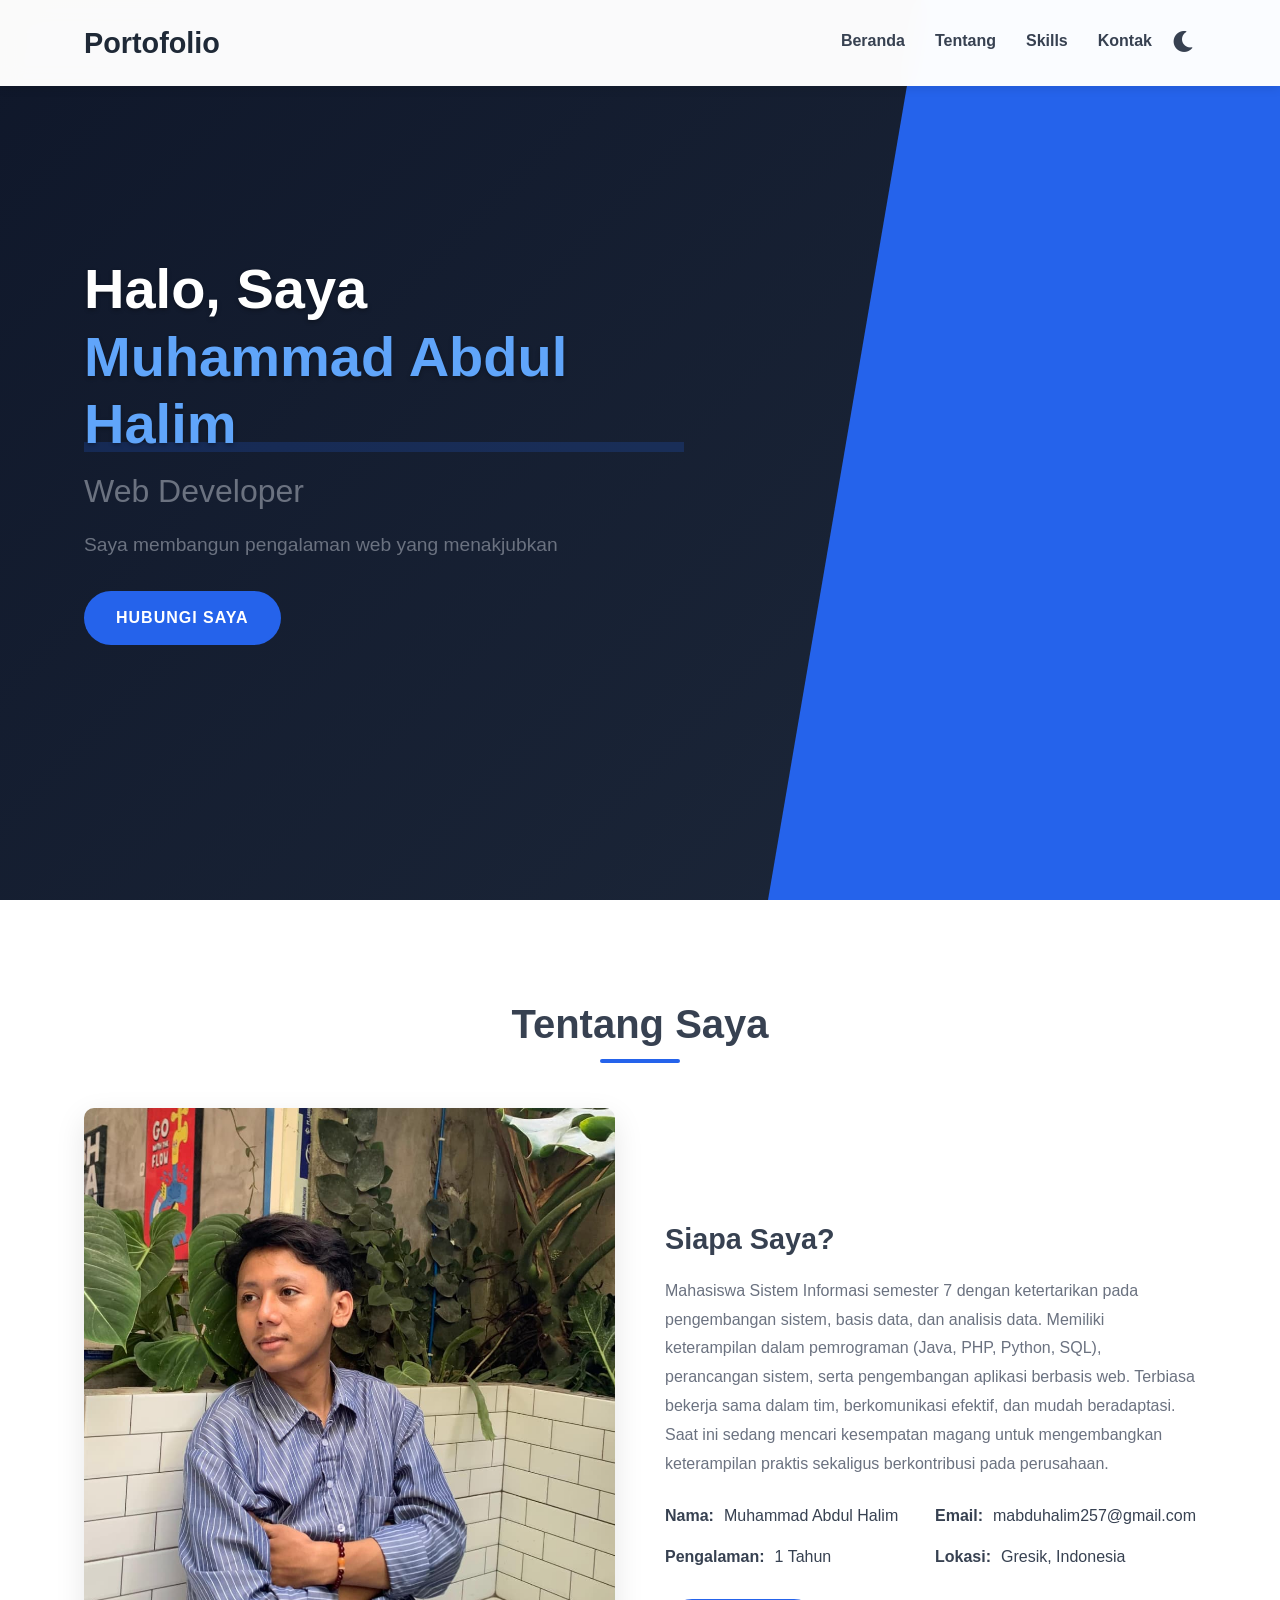
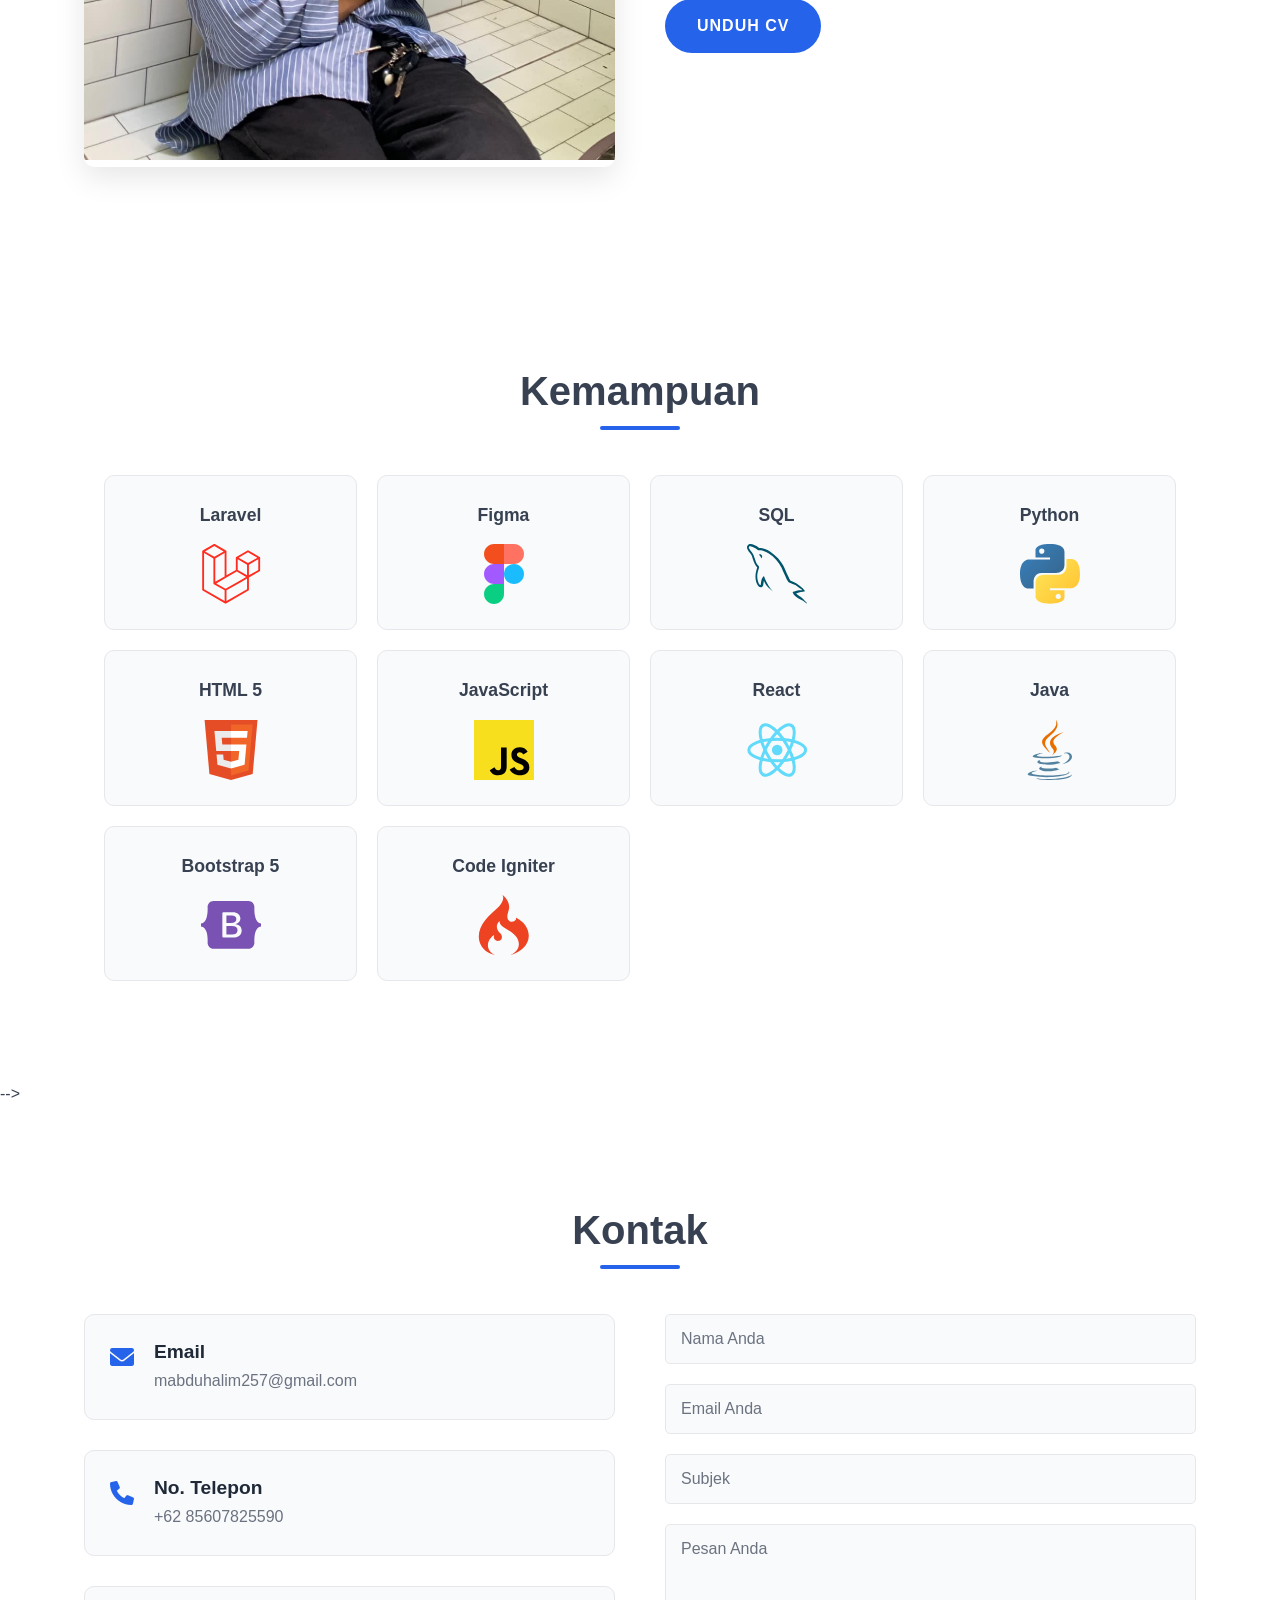
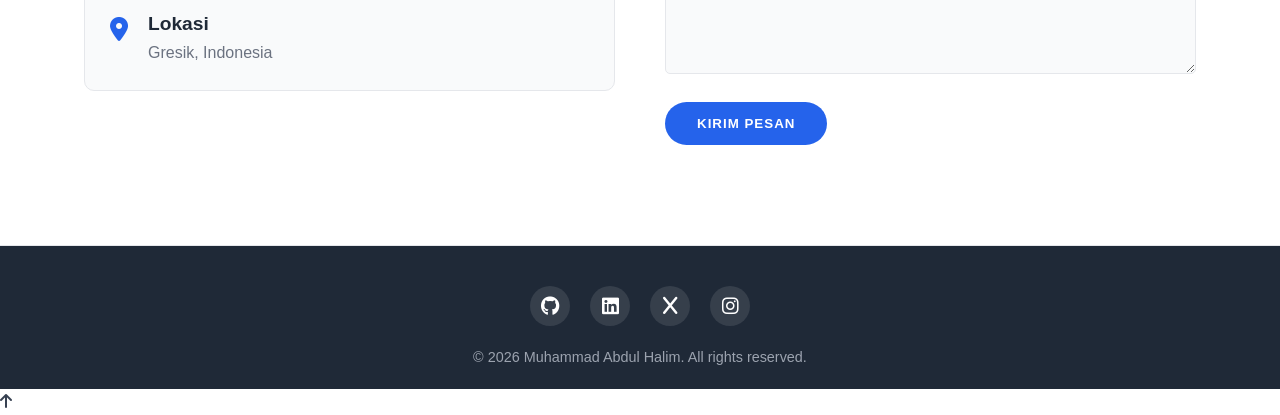
<file: index.html>
<!DOCTYPE html>
<html lang="en">
<head>
    <meta charset="UTF-8">
    <meta name="viewport" content="width=device-width, initial-scale=1.0">
    <title>Portofolio Muhammad Abdul Halim</title>
    <link rel="stylesheet" href="css/style.css">
    <link rel="stylesheet" href="https://cdnjs.cloudflare.com/ajax/libs/font-awesome/6.0.0-beta3/css/all.min.css">
</head>
<body>
    <!-- Navigation -->
    <nav id="navbar">
        <div class="container">
            <a href="#" class="logo">Portofolio</a>
            <ul class="nav-links">
                <li><a href="#beranda">Beranda</a></li>
                <li><a href="#tentang">Tentang</a></li>
                <li><a href="#skills">Skills</a></li>
                <!-- <li><a href="#projects">Projects</a></li> -->
                <li><a href="#kontak">Kontak</a></li>
                <li><button id="theme-toggle" class="theme-toggle" aria-label="Toggle theme">
                    <i class="fas fa-moon"></i>
                </button></li>
            </ul>
            <div class="hamburger">
                <span></span>
                <span></span>
                <span></span>
            </div>
        </div>
    </nav>

    <!-- Hero Section -->
    <section id="home" class="hero">
        <div class="container">
            <div class="hero-content">
                <h1>Halo, Saya <span class="highlight">Muhammad Abdul Halim</span></h1>
                <h2>Web Developer</h2>
                <p>Saya membangun pengalaman web yang menakjubkan</p>
                <a href="#kontak" class="btn">Hubungi Saya</a>
            </div>
        </div>
    </section>

    <!-- About Section -->
    <section id="tentang" class="tentang">
        <div class="container">
            <h2 class="section-title">Tentang Saya</h2>
            <div class="about-content">
                <div class="about-img">
                    <img src="{css,js,images}/foto aal 2.jpeg" alt="Foto Profil">
                </div>
                <div class="about-text">
                    <h3>Siapa Saya?</h3>
                    <p>Mahasiswa Sistem Informasi semester 7 dengan ketertarikan pada pengembangan sistem, basis data, dan analisis data. Memiliki keterampilan dalam pemrograman (Java, PHP, Python, SQL), perancangan sistem, serta pengembangan aplikasi berbasis web. Terbiasa bekerja sama dalam tim, berkomunikasi efektif, dan mudah beradaptasi. Saat ini sedang mencari kesempatan magang untuk mengembangkan keterampilan praktis sekaligus berkontribusi pada perusahaan.</p>
                    <div class="about-info">
                        <div class="info-item">
                            <span>Nama:</span> Muhammad Abdul Halim
                        </div>
                        <div class="info-item">
                            <span>Email:</span> mabduhalim257@gmail.com
                        </div>
                        <div class="info-item">
                            <span>Pengalaman:</span> 1 Tahun
                        </div>
                        <div class="info-item">
                            <span>Lokasi:</span> Gresik, Indonesia
                        </div>
                    </div>
                    <a href="https://drive.google.com/file/d/1jv2lm-lYBbyU7KGF9GU5qtwh_znI_VNj/view?usp=sharing" class="btn">Unduh CV</a>
                </div>
            </div>
        </div>
    </section>

    <!-- Skills Section -->
    <section id="skills" class="skills">
        <div class="container">
            <h2 class="section-title">Kemampuan</h2>
            <div class="skills-container">
                <div class="skill">
                    <div>Laravel</div>
                        <svg width="80" height="80" viewBox="0 0 100 100" xmlns="http://www.w3.org/2000/svg" fill="none"><path fill="#FF2D20" d="M98.494 22.485q.054.2.054.406v21.335a1.56 1.56 0 0 1-.782 1.349L79.86 55.885v20.433a1.56 1.56 0 0 1-.777 1.35L41.705 99.184c-.085.049-.179.08-.272.113-.035.012-.068.033-.105.043a1.6 1.6 0 0 1-.797 0c-.043-.012-.082-.035-.123-.05-.085-.032-.175-.059-.256-.106L2.782 77.668A1.56 1.56 0 0 1 2 76.318V12.316q.001-.21.055-.409c.011-.044.039-.085.054-.13.03-.082.057-.165.1-.241.028-.05.071-.091.106-.138.045-.062.086-.127.138-.18.045-.046.103-.079.154-.118.056-.046.107-.097.171-.134h.002L21.466.208a1.56 1.56 0 0 1 1.555 0l18.686 10.758h.004c.062.04.115.088.171.133.05.038.107.073.152.116.054.056.093.12.14.183.033.047.078.087.105.138.044.078.07.16.1.241.017.045.044.086.055.132q.054.2.055.407V52.29l15.57-8.966V22.89c0-.136.02-.274.055-.404.014-.047.039-.087.055-.132.03-.082.058-.166.1-.241.03-.05.073-.092.106-.138.046-.063.085-.127.14-.181.044-.045.1-.078.151-.117.059-.047.11-.097.171-.134h.002l18.688-10.759a1.56 1.56 0 0 1 1.556 0l18.686 10.759c.066.039.116.087.174.132.05.04.106.074.15.117.055.056.093.12.14.183.035.046.078.087.105.138.045.076.07.16.101.24.018.046.043.086.055.133m-3.06 20.84v-17.74l-6.54 3.764-9.034 5.201v17.74l15.575-8.965zM76.746 75.418V57.665l-8.885 5.075-25.375 14.482v17.92zM5.115 15.008v60.41L39.372 95.14V77.224L21.476 67.096l-.006-.004-.008-.004c-.06-.035-.11-.086-.167-.128-.049-.04-.105-.07-.148-.113l-.004-.006c-.05-.049-.085-.109-.128-.163-.04-.053-.086-.097-.117-.152l-.002-.006c-.035-.058-.056-.128-.082-.194-.025-.059-.058-.113-.073-.175v-.002c-.02-.074-.024-.152-.032-.228-.007-.058-.023-.116-.023-.175V23.974l-9.032-5.203-6.539-3.76zm17.13-11.654L6.678 12.316l15.565 8.962 15.567-8.964-15.567-8.96zm8.097 55.93 9.032-5.2V15.009l-6.54 3.764-9.033 5.201V63.05zM78.305 13.93l-15.567 8.96 15.567 8.962L93.87 22.89zm-1.558 20.62-9.033-5.201-6.54-3.765v17.741l9.032 5.2 6.541 3.766zm-35.82 39.98 22.834-13.036 11.413-6.514-15.555-8.956-17.91 10.311-16.323 9.398z"/></svg>
                </div>
                <div class="skill">
                    <div>Figma</div>
                        <svg width="80" height="80" viewBox="0 0 100 100" xmlns="http://www.w3.org/2000/svg" fill="#101010" viewBox="0 0 100 100"><path fill="#0ACF83" d="M33.333 100C42.533 100 50 92.533 50 83.333V66.667H33.333c-9.2 0-16.666 7.466-16.666 16.666S24.133 100 33.333 100"/><path fill="#A259FF" d="M16.667 50c0-9.2 7.466-16.667 16.666-16.667H50v33.334H33.333c-9.2 0-16.666-7.467-16.666-16.667"/><path fill="#F24E1E" d="M16.667 16.667C16.667 7.467 24.133 0 33.333 0H50v33.333H33.333c-9.2 0-16.666-7.466-16.666-16.666"/><path fill="#FF7262" d="M50 0h16.667c9.2 0 16.666 7.467 16.666 16.667s-7.466 16.666-16.666 16.666H50z"/><path fill="#1ABCFE" d="M83.333 50c0 9.2-7.466 16.667-16.666 16.667S50 59.2 50 50s7.467-16.667 16.667-16.667S83.333 40.8 83.333 50"/></svg>
                </div>
                <div class="skill">
                    <div>SQL</div>
                    <svg width="80" height="80" viewBox="0 0 100 100" xmlns="http://www.w3.org/2000/svg" fill="none" viewBox="0 0 100 100"><path fill="#00546B" d="M92.11 77.066c-5.44-.137-9.657.415-13.194 1.934-1.02.413-2.653.414-2.789 1.726.544.552.612 1.45 1.089 2.209.817 1.38 2.244 3.245 3.536 4.212 1.428 1.104 2.857 2.208 4.353 3.175 2.652 1.657 5.645 2.623 8.23 4.28 1.497.966 2.992 2.21 4.488 3.245.749.552 1.224 1.45 2.177 1.795v-.207c-.477-.622-.613-1.519-1.088-2.21-.68-.69-1.36-1.311-2.04-2.002-1.973-2.692-4.421-5.04-7.074-6.972-2.176-1.52-6.938-3.59-7.821-6.145 0 0-.069-.068-.136-.137 1.496-.138 3.264-.69 4.693-1.105 2.312-.622 4.42-.484 6.8-1.105 1.089-.276 2.177-.621 3.265-.967v-.62c-1.224-1.243-2.108-2.9-3.4-4.074-3.469-3.038-7.278-6.007-11.222-8.492-2.11-1.38-4.83-2.278-7.074-3.452-.816-.414-2.176-.621-2.652-1.312-1.225-1.518-1.905-3.52-2.789-5.315-1.972-3.798-3.877-8.009-5.577-12.013-1.224-2.692-1.972-5.385-3.469-7.87-7.005-11.737-14.622-18.848-26.32-25.82-2.517-1.45-5.51-2.072-8.706-2.83-1.7-.07-3.4-.208-5.1-.278-1.09-.483-2.178-1.794-3.13-2.416C13.284 1.815 3.286-3.57.43 3.541c-1.837 4.487 2.72 8.906 4.284 11.184 1.157 1.588 2.652 3.383 3.469 5.178.476 1.173.611 2.417 1.088 3.66 1.088 3.036 2.108 6.42 3.537 9.25.748 1.45 1.564 2.969 2.516 4.28.544.76 1.496 1.105 1.7 2.348-.951 1.38-1.02 3.452-1.564 5.178-2.449 7.801-1.496 17.466 1.972 23.196 1.088 1.726 3.673 5.524 7.142 4.074 3.06-1.243 2.38-5.178 3.264-8.63.205-.83.069-1.38.476-1.933v.138c.953 1.933 1.904 3.797 2.789 5.73 2.108 3.383 5.78 6.904 8.841 9.252 1.633 1.242 2.925 3.382 4.966 4.142v-.208h-.137c-.408-.621-1.02-.897-1.564-1.38-1.224-1.243-2.585-2.762-3.536-4.143-2.857-3.866-5.374-8.146-7.618-12.565-1.088-2.14-2.04-4.487-2.924-6.627-.409-.83-.409-2.072-1.089-2.485-1.02 1.518-2.516 2.83-3.264 4.694-1.292 2.968-1.428 6.627-1.904 10.424-.273.07-.137 0-.273.14-2.176-.554-2.924-2.832-3.74-4.765-2.041-4.901-2.381-12.772-.613-18.433.477-1.45 2.517-6.006 1.701-7.387-.408-1.312-1.769-2.071-2.517-3.107-.884-1.312-1.836-2.968-2.448-4.418-1.633-3.866-2.449-8.147-4.217-12.013-.816-1.795-2.244-3.659-3.4-5.316-1.293-1.864-2.721-3.176-3.741-5.385-.34-.759-.817-2.002-.272-2.83.136-.553.407-.76.952-.898.884-.76 3.4.207 4.284.621 2.517 1.035 4.625 2.003 6.734 3.452.952.69 1.972 2.003 3.196 2.348h1.429c2.176.483 4.624.138 6.665.759 3.605 1.173 6.87 2.9 9.794 4.764 8.91 5.73 16.255 13.876 21.22 23.61.816 1.588 1.156 3.039 1.904 4.695 1.429 3.383 3.197 6.835 4.625 10.149 1.428 3.244 2.788 6.559 4.829 9.251 1.02 1.45 5.1 2.21 6.937 2.969 1.36.62 3.47 1.174 4.693 1.933 2.312 1.449 4.625 3.107 6.801 4.694 1.089.829 4.489 2.555 4.693 3.935"/><path fill="#00546B" d="M22.737 17.072c-1.156 0-1.972.139-2.788.345v.138h.136c.544 1.105 1.496 1.865 2.176 2.831.544 1.104 1.02 2.21 1.565 3.314.067-.07.135-.138.135-.138.953-.69 1.429-1.795 1.429-3.452-.409-.483-.477-.966-.817-1.45-.407-.69-1.292-1.035-1.836-1.588"/></svg>
                </div>
                <div class="skill">
                    <div>Python</div>
                    <svg width="80" height="80" viewBox="0 0 100 100" xmlns="http://www.w3.org/2000/svg" fill="none" viewBox="0 0 100 100"><path fill="url(#a)" d="M49.64 0C24.254 0 25.839 11.009 25.839 11.009l.028 11.406h24.225v3.424H16.245S0 23.997 0 49.61c0 25.615 14.179 24.707 14.179 24.707h8.462V62.432s-.457-14.18 13.952-14.18H60.62s13.5.219 13.5-13.046V13.273S76.17 0 49.64 0M36.282 7.67a4.354 4.354 0 0 1 4.358 4.358 4.356 4.356 0 0 1-6.027 4.028 4.35 4.35 0 0 1-2.69-4.028 4.355 4.355 0 0 1 4.359-4.358"/><path fill="url(#b)" d="M50.36 99.48c25.387 0 23.802-11.009 23.802-11.009l-.028-11.405H49.908V73.64h33.847S100 75.485 100 49.869c0-25.615-14.179-24.706-14.179-24.706H77.36v11.886s.457 14.179-13.952 14.179H39.38s-13.5-.218-13.5 13.047v21.933S23.83 99.48 50.36 99.48m13.359-7.67a4.355 4.355 0 0 1-4.028-6.026 4.35 4.35 0 0 1 4.028-2.69 4.355 4.355 0 0 1 4.027 6.027 4.355 4.355 0 0 1-4.027 2.69"/><defs><linearGradient id="a" x1="9.61" x2="59.167" y1="8.948" y2="58.01" gradientUnits="userSpaceOnUse"><stop stop-color="#387EB8"/><stop offset="1" stop-color="#366994"/></linearGradient><linearGradient id="b" x1="40.028" x2="93.247" y1="40.453" y2="90.762" gradientUnits="userSpaceOnUse"><stop stop-color="#FFE052"/><stop offset="1" stop-color="#FFC331"/></linearGradient></defs></svg>                
                </div>
                <div class="skill">
                    <div>HTML 5</div>
                    <svg width="80" height="80" viewBox="0 0 100 100" xmlns="http://www.w3.org/2000/svg" fill="none" viewBox="0 0 100 100"><path fill="#E44D26" d="M14.021 90.034 6 0h88.187l-8.022 89.985L50.02 100"/><path fill="#F16529" d="M50.093 92.344V7.39h36.048l-6.88 76.811"/><path fill="#EBEBEB" d="M22.383 18.4h27.71v11.036H34.488L35.51 40.74h14.584v11.01H25.397zm3.5 38.893h11.084l.778 8.823 12.348 3.306v11.521l-22.654-6.32"/><path fill="#fff" d="M77.706 18.4H50.044v11.036h26.64zm-2.018 22.34H50.044v11.035h13.612l-1.288 14.341-12.324 3.306v11.473l22.606-6.271"/></svg>                
                </div>
                <div class="skill">
                    <div>JavaScript</div>
                    <svg width="80" height="80" viewBox="0 0 100 100" xmlns="http://www.w3.org/2000/svg" fill="none" viewBox="0 0 100 100"><path fill="#F7DF1E" d="M100 0H0v100h100z"/><path fill="#000" d="M67.175 78.125c2.014 3.29 4.634 5.707 9.27 5.707 3.893 0 6.38-1.946 6.38-4.635 0-3.222-2.555-4.364-6.84-6.238l-2.35-1.008c-6.781-2.89-11.286-6.508-11.286-14.159 0-7.047 5.37-12.413 13.762-12.413 5.975 0 10.27 2.08 13.365 7.524l-7.317 4.699c-1.612-2.89-3.35-4.027-6.048-4.027-2.752 0-4.497 1.746-4.497 4.027 0 2.819 1.746 3.96 5.778 5.706l2.35 1.006c7.983 3.424 12.491 6.915 12.491 14.762 0 8.46-6.646 13.096-15.571 13.096-8.727 0-14.365-4.16-17.124-9.61zm-33.196.815c1.477 2.619 2.82 4.833 6.048 4.833 3.087 0 5.035-1.208 5.035-5.905V45.916h9.397v32.08c0 9.73-5.705 14.158-14.032 14.158-7.524 0-11.881-3.894-14.097-8.583z"/></svg>
                </div>
                <div class="skill">
                    <div>React</div>
                    <svg width="80" height="80" viewBox="0 0 100 100" `xmlns="http://www.w3.org/2000/svg" fill="none" viewBox="0 0 101 100"><path fill="#61DAFB" d="M50.307 58.816a8.816 8.816 0 1 0 0-17.632 8.816 8.816 0 0 0 0 17.632"/><path stroke="#61DAFB" stroke-width="5" d="M50.307 68.063c26.126 0 47.306-8.087 47.306-18.063s-21.18-18.062-47.306-18.062C24.18 31.938 3 40.024 3 50s21.18 18.063 47.307 18.063Z"/><path stroke="#61DAFB" stroke-width="5" d="M34.664 59.031C47.727 81.658 65.321 95.957 73.96 90.97c8.64-4.988 5.053-27.374-8.01-50C52.885 18.342 35.291 4.043 26.652 9.03s-5.052 27.374 8.011 50Z"/><path stroke="#61DAFB" stroke-width="5" d="M34.664 40.969c-13.063 22.626-16.65 45.012-8.01 50 8.638 4.988 26.232-9.311 39.295-31.938s16.65-45.012 8.01-50c-8.638-4.988-26.232 9.311-39.295 31.938Z"/></svg>                
                </div>
                <div class="skill">
                    <div>Java</div>
                    <svg width="80" height="80" viewBox="0 0 100 100" `xmlns="http://www.w3.org/2000/svg" fill="none" viewBox="0 0 100 100"><path fill="#5382A1" d="M36.753 77.336s-3.822 2.222 2.72 2.974c7.924.904 11.973.774 20.706-.879 0 0 2.296 1.44 5.502 2.687-19.576 8.39-44.304-.486-28.928-4.782M34.36 66.387s-4.286 3.173 2.26 3.85c8.464.873 15.149.945 26.716-1.283 0 0 1.6 1.622 4.116 2.51-23.668 6.92-50.03.545-33.092-5.077"/><path fill="#E76F00" d="M54.527 47.815c4.823 5.554-1.268 10.551-1.268 10.551s12.248-6.322 6.623-14.24C54.63 36.743 50.6 33.074 72.41 20.425c0 0-34.234 8.55-17.883 27.39"/><path fill="#5382A1" d="M80.418 85.434s2.827 2.33-3.115 4.133c-11.3 3.423-47.03 4.456-56.956.136-3.568-1.552 3.124-3.706 5.228-4.159 2.195-.475 3.45-.387 3.45-.387-3.968-2.795-25.648 5.49-11.012 7.861 39.913 6.473 72.757-2.914 62.405-7.584M38.59 55.044s-18.174 4.317-6.436 5.884c4.956.664 14.837.514 24.04-.258 7.522-.634 15.075-1.983 15.075-1.983s-2.653 1.136-4.571 2.446c-18.457 4.854-54.11 2.596-43.846-2.37 8.68-4.195 15.738-3.72 15.738-3.72m32.603 18.224c18.762-9.75 10.088-19.118 4.033-17.856-1.484.309-2.146.576-2.146.576s.551-.863 1.603-1.236c11.978-4.212 21.19 12.42-3.867 19.007 0 0 .29-.26.377-.491"/><path fill="#E76F00" d="M59.882 0s10.39 10.395-9.855 26.377C33.793 39.2 46.325 46.51 50.021 54.861c-9.477-8.55-16.432-16.077-11.766-23.082C45.103 21.496 64.075 16.51 59.882 0"/><path fill="#5382A1" d="M40.434 99.686c18.009 1.153 45.663-.64 46.318-9.161 0 0-1.259 3.23-14.883 5.796-15.371 2.892-34.329 2.555-45.573.7 0 0 2.302 1.906 14.138 2.665"/></svg>                
                </div>
                <div class="skill">
                    <div>Bootstrap 5</div>
                    <svg width="80" height="80" viewBox="0 0 100 100" `xmlns=<svg xmlns="http://www.w3.org/2000/svg" fill="none" viewBox="0 0 100 100"><path fill="#7952B3" fill-rule="evenodd" d="M20.77 10c-5.705 0-9.928 4.994-9.739 10.41.182 5.203-.054 11.942-1.75 17.438C7.578 43.36 4.7 46.852 0 47.3v5.06c4.7.45 7.578 3.94 9.28 9.453 1.697 5.495 1.933 12.234 1.751 17.438-.189 5.415 4.033 10.41 9.74 10.41h58.466c5.706 0 9.928-4.994 9.738-10.41-.181-5.204.055-11.943 1.751-17.438C92.43 56.3 95.3 52.809 100 52.36V47.3c-4.7-.45-7.571-3.94-9.274-9.452-1.697-5.495-1.932-12.234-1.75-17.438.189-5.415-4.033-10.41-9.739-10.41zm47.027 49.037c0 7.457-5.563 11.98-14.794 11.98H37.287a1.695 1.695 0 0 1-1.695-1.695V30.34a1.695 1.695 0 0 1 1.695-1.695h15.625c7.698 0 12.75 4.17 12.75 10.571 0 4.493-3.4 8.516-7.729 9.22v.235c5.894.646 9.863 4.728 9.863 10.366m-16.508-25.02h-8.96v12.656h7.547c5.834 0 9.05-2.349 9.05-6.548 0-3.935-2.766-6.108-7.637-6.108m-8.96 17.678v13.947h9.29c6.074 0 9.291-2.437 9.291-7.017s-3.307-6.93-9.682-6.93z" clip-rule="evenodd"/></svg>                
                </div>
                <div class="skill">
                    <div>Code Igniter</div>
                        <svg width="80" height="80" viewBox="0 0 100 100" xmlns="http://www.w3.org/2000/svg" fill="none"><path fill="#EE4323" d="M34.79 99.993h-.003c-11.884-2.736-22.408-10.47-25.69-22.62-3.287-12.159 1.185-24.416 8.488-34.162 3.651-4.87 7.922-9.24 12.365-13.388 4.135-3.863 8.691-7.412 12.438-11.663C46.25 13.774 51.08 5.93 47.415 0 54.07 4.972 59.437 13.281 58.54 21.84c-.717 6.83-5.84 13.783-.822 20.232 3.122 4.009 9.442 3.168 11.776-.704l-.172.185a6.9 6.9 0 0 0 .867-2.065c.012-.593-.093-1.256-.414-2.035l.61.333C82.088 43.854 91.534 54.45 91.269 68.22 90.948 84.956 75.355 96.67 60.264 100c7.142-2.813 13.508-8.386 14.376-16.399.8-7.392-3.163-13.766-8.53-18.48-5.1-4.485-11.188-7.376-16.737-11.203-3.198-2.205-8.053-6.632-6.345-11.122-2.222 1.913-3.977 4.59-4.669 7.447-1.382 5.7 2.131 10.14 5.764 14.07 3.674 3.969 3.39 10.781-2.808 12.138a6.99 6.99 0 0 1-7.064-2.674c-1.725-2.353-1.345-4.76-.65-7.39-5.791 4.1-10.448 10.339-10.432 17.687.014 6.74 5.623 13.326 11.618 15.918z"/></svg>
                </div>
            </div>
        </div>
    </section>

    <!-- Projects Section (Temporarily Disabled) -->
    <!--
    <section id="projects" class="projects">
        <div class="container">
            <h2 class="section-title">Project Saya</h2>
            <div class="projects-grid">
                <div class="project-card">
                    <img src="https://via.placeholder.com/400x250" alt="Project 1">
                    <div class="project-info">
                        <h3>Project 1</h3>
                        <p>Deskripsi project 1. Ringkasan singkat tentang fungsionalitas dan teknologi yang digunakan.</p>
                        <div class="project-links">
                            <a href="#" target="_blank"><i class="fab fa-github"></i> Kode</a>
                            <a href="#" target="_blank"><i class="fas fa-external-link-alt"></i> Demo</a>
                        </div>
                    </div>
                </div>

                <div class="project-card">
                    <img src="https://via.placeholder.com/400x250" alt="Project 2">
                    <div class="project-info">
                        <h3>Project 2</h3>
                        <p>Deskripsi project 2. Ringkasan singkat tentang fungsionalitas dan teknologi yang digunakan.</p>
                        <div class="project-links">
                            <a href="#" target="_blank"><i class="fab fa-github"></i> Kode</a>
                            <a href="#" target="_blank"><i class="fas fa-external-link-alt"></i> Demo</a>
                        </div>
                    </div>
                </div>

                <!--
                <div class="project-card">
                    <img src="https://via.placeholder.com/400x250" alt="Project 3">
                    <div class="project-info">
                        <h3>Project 3</h3>
                        <p>Deskripsi project 3. Ringkasan singkat tentang fungsionalitas dan teknologi yang digunakan.</p>
                        <div class="project-links">
                            <a href="#" target="_blank"><i class="fab fa-github"></i> Kode</a>
                            <a href="#" target="_blank"><i class="fas fa-external-link-alt"></i> Demo</a>
                        </div>
                    </div>
                </div>
                -->
            </div>
        </div>
    </section>
    -->

    <!-- Contact Section -->
    <section id="kontak" class="kontak">
        <div class="container">
            <h2 class="section-title">Kontak</h2>
            <div class="contact-content">
                <div class="contact-info">
                    <div class="contact-item">
                        <i class="fas fa-envelope"></i>
                        <div>
                            <h3>Email</h3>
                            <p>mabduhalim257@gmail.com</p>
                        </div>
                    </div>
                    <div class="contact-item">
                        <i class="fas fa-phone"></i>
                        <div>
                            <h3>No. Telepon</h3>
                            <p>+62 85607825590</p>
                        </div>
                    </div>
                    <div class="contact-item">
                        <i class="fas fa-map-marker-alt"></i>
                        <div>
                            <h3>Lokasi</h3>
                            <p>Gresik, Indonesia</p>
                        </div>
                    </div>
                </div>
                <form id="contact-form" class="contact-form">
                    <div class="form-group">
                        <input type="text" placeholder="Nama Anda" required>
                    </div>
                    <div class="form-group">
                        <input type="email" placeholder="Email Anda" required>
                    </div>
                    <div class="form-group">
                        <input type="text" placeholder="Subjek" required>
                    </div>
                    <div class="form-group">

                        <textarea placeholder="Pesan Anda" required></textarea>
                    </div>
                    <button type="submit" class="btn">Kirim Pesan</button>
                </form>
            </div>
        </div>
    </section>

    <!-- Footer -->
    <footer>
        <div class="container">
            <div class="social-links">
                <a href="https://github.com/abdhalim18" target="_blank"><i class="fab fa-github"></i></a>
                <a href="#" target="_blank"><i class="fab fa-linkedin"></i></a>
                <a href="#" target="_blank"><i class="fab fa-x"></i></a>
                <a href="https://instagram.com/skinnyxal" target="_blank"><i class="fab fa-instagram"></i></a>
            </div>
            <p>&copy; <span id="year"></span> Muhammad Abdul Halim. All rights reserved.</p>
        </div>
    </footer>

    <script src="js/script.js"></script>
</body>
</html>
</file>
<file: css/style.css>
/* Global Styles */
:root {
    --primary-color: #60a5fa;
    --secondary-color: #3b82f6;
    --dark-color: #0f172a;
    --light-color: #1e293b;
    --text-color: #f8fafc;
    --text-light: #cbd5e1;
    --white: #0f172a;
    --bg-color: #020617;
    --card-bg: #1e293b;
    --nav-bg: rgba(2, 6, 23, 0.9);
    --border-color: #334155;
    --transition: all 0.3s ease;
}

/* Light theme variables */
[data-theme="light"] {
    --primary-color: #2563eb;
    --secondary-color: #1e40af;
    --dark-color: #1f2937;
    --light-color: #f3f4f6;
    --text-color: #374151;
    --text-light: #6b7280;
    --white: #ffffff;
    --bg-color: #ffffff;
    --card-bg: #f9fafb;
    --nav-bg: rgba(255, 255, 255, 0.98);
    --border-color: #e5e7eb;
}

* {
    margin: 0;
    padding: 0;
    box-sizing: border-box;
}

html {
    scroll-behavior: smooth;
}

body {
    font-family: 'Segoe UI', Tahoma, Geneva, Verdana, sans-serif;
    line-height: 1.6;
    color: var(--text-color);
    background-color: var(--bg-color);
    overflow-x: hidden;
    transition: background-color 0.3s ease, color 0.3s ease;
}

.container {
    width: 90%;
    max-width: 1200px;
    margin: 0 auto;
    padding: 0 20px;
}

section {
    padding: 100px 0;
}

h1, h2, h3, h4, h5, h6 {
    line-height: 1.2;
    margin-bottom: 20px;
    font-weight: 700;
}

a {
    text-decoration: none;
    color: var(--primary-color);
    transition: var(--transition);
}

a:hover {
    color: var(--secondary-color);
}

img {
    max-width: 100%;
    height: auto;
}

.btn {
    display: inline-block;
    background-color: var(--primary-color);
    color: var(--white);
    padding: 12px 30px;
    border-radius: 50px;
    font-weight: 600;
    text-transform: uppercase;
    letter-spacing: 1px;
    transition: var(--transition);
    border: 2px solid transparent;
    cursor: pointer;
}

.btn:hover {
    background-color: var(--secondary-color);
    color: var(--white);
    transform: translateY(-3px);
    box-shadow: 0 10px 20px rgba(0, 0, 0, 0.1);
}

.section-title {
    text-align: center;
    font-size: 2.5rem;
    margin-bottom: 60px;
    position: relative;
    color: var(--text-color);
}

.section-title::after {
    content: '';
    position: absolute;
    bottom: -15px;
    left: 50%;
    transform: translateX(-50%);
    width: 80px;
    height: 4px;
    background-color: var(--primary-color);
    border-radius: 2px;
}

/* Navigation */
#navbar {
    position: fixed;
    top: 0;
    left: 0;
    width: 100%;
    background-color: var(--nav-bg);
    box-shadow: 0 2px 10px rgba(0, 0, 0, 0.1);
    z-index: 1000;
    padding: 20px 0;
    transition: var(--transition);
    backdrop-filter: blur(10px);
    -webkit-backdrop-filter: blur(10px);
}

#navbar.scrolled {
    padding: 15px 0;
    background-color: rgba(255, 255, 255, 0.98);
    backdrop-filter: blur(10px);
}

#navbar .container {
    display: flex;
    justify-content: space-between;
    align-items: center;
}

.logo {
    font-size: 1.8rem;
    font-weight: 800;
    color: var(--dark-color);
}

.nav-links {
    display: flex;
    list-style: none;
}

.nav-links li a {
    color: var(--text-color);
    margin-left: 30px;
    font-weight: 600;
    position: relative;
}

.nav-links li a::after {
    content: '';
    position: absolute;
    bottom: -5px;
    left: 0;
    width: 0;
    height: 2px;
    background-color: var(--primary-color);
    transition: var(--transition);
}

.nav-links li a:hover::after,
.nav-links li a.active::after {
    width: 100%;
}

.hamburger {
    display: none;
    flex-direction: column;
    cursor: pointer;
}

.hamburger span {
    display: block;
    width: 25px;
    height: 3px;
    background-color: var(--dark-color);
    margin: 3px 0;
    transition: var(--transition);
}

/* Hero Section */
.hero {
    height: 100vh;
    display: flex;
    align-items: center;
    background: linear-gradient(135deg, #0f172a 0%, #1e293b 100%);
    position: relative;
    overflow: hidden;
    color: var(--text-color);
}

.hero::before {
    content: '';
    position: absolute;
    top: 0;
    right: 0;
    width: 40%;
    height: 100%;
    background-color: var(--primary-color);
    clip-path: polygon(30% 0, 100% 0, 100% 100%, 0% 100%);
    z-index: 0;
}

.hero-content {
    position: relative;
    z-index: 1;
    max-width: 600px;
}

.hero h1 {
    font-size: 3.5rem;
    margin-bottom: 15px;
    color: #ffffff;
    text-shadow: 0 2px 4px rgba(0, 0, 0, 0.3);
}

.hero h1 .highlight {
    color: #60a5fa;
    text-shadow: 0 2px 4px rgba(0, 0, 0, 0.3);
}

.hero h2 {
    font-size: 2rem;
    color: var(--text-light);
    margin-bottom: 20px;
    font-weight: 500;
}

.hero p {
    font-size: 1.2rem;
    margin-bottom: 30px;
    color: var(--text-light);
}

.highlight {
    color: var(--primary-color);
    position: relative;
    display: inline-block;
}

.highlight::after {
    content: '';
    position: absolute;
    bottom: 5px;
    left: 0;
    width: 100%;
    height: 10px;
    background-color: rgba(37, 99, 235, 0.2);
    z-index: -1;
}

/* About Section */
.about {
    background-color: var(--bg-color);
}

.about-content {
    display: flex;
    align-items: center;
    gap: 50px;
}

.about-img {
    flex: 1;
    border-radius: 10px;
    overflow: hidden;
    box-shadow: 0 10px 30px rgba(0, 0, 0, 0.1);
}

.about-img img {
    width: 100%;
    height: 100%;
    object-fit: cover;
    transition: var(--transition);
}

.about-img:hover img {
    transform: scale(1.05);
}

.about-text {
    flex: 1;
}

.about-text h3 {
    font-size: 1.8rem;
    margin-bottom: 20px;
    color: var(--text-color);
}

.about-text p {
    margin-bottom: 25px;
    color: var(--text-light);
    line-height: 1.8;
}

.about-info {
    display: grid;
    grid-template-columns: repeat(2, 1fr);
    gap: 15px;
    margin-bottom: 30px;
}

.info-item {
    display: flex;
    align-items: center;
    gap: 10px;
}

.info-item span:first-child {
    font-weight: 600;
    color: var(--text-color);
}

/* Skills Section */
.skills-container {
    display: grid;
    grid-template-columns: repeat(5, 1fr);
    gap: 20px;
    justify-content: center;
    margin: 0 auto;
    max-width: 1400px;
    padding: 0 20px;
}

.skill {
    background-color: var(--card-bg);
    border-radius: 10px;
    padding: 25px 20px;
    text-align: center;
    transition: transform 0.3s ease, box-shadow 0.3s ease;
    border: 1px solid var(--border-color);
    display: flex;
    flex-direction: column;
    align-items: center;
    justify-content: center;
}

.skill:hover {
    transform: translateY(-5px);
    box-shadow: 0 10px 20px rgba(0, 0, 0, 0.1);
}

.skill div:first-child {
    font-weight: 600;
    margin-bottom: 15px;
    color: var(--text-color);
    font-size: 1.1rem;
}

.skill svg {
    width: 60px;
    height: 60px;
    margin: 0 auto;
}

/* Responsive Design */
@media (max-width: 1400px) {
    .skills-container {
        grid-template-columns: repeat(4, 1fr);
    }
}

@media (max-width: 1200px) {
    .skills-container {
        grid-template-columns: repeat(3, 1fr);
    }
}

@media (max-width: 768px) {
    .skills-container {
        grid-template-columns: repeat(2, 1fr);
    }
}

@media (max-width: 480px) {
    .skills-container {
        grid-template-columns: 1fr;
        gap: 20px;
    }
    
    .skill {
        padding: 20px 15px;
    }
}

.progress-bar {
    width: 100%;
    height: 10px;
    background-color: #e5e7eb;
    border-radius: 5px;
    overflow: hidden;
}

.progress {
    height: 100%;
    background-color: var(--primary-color);
    border-radius: 5px;
    transition: width 1.5s ease-in-out;
}

/* Projects Section */
.projects {
    background-color: var(--dark-color);
}

.projects-grid {
    display: grid;
    grid-template-columns: repeat(auto-fill, minmax(350px, 1fr));
    gap: 30px;
}

.project-card {
    background-color: var(--card-bg);
    border: 1px solid var(--border-color);
    border-radius: 10px;
    overflow: hidden;
    box-shadow: 0 5px 15px rgba(0, 0, 0, 0.2);
    transition: var(--transition);
}

.project-card:hover {
    transform: translateY(-10px);
    box-shadow: 0 15px 30px rgba(0, 0, 0, 0.1);
}

.project-card img {
    width: 100%;
    height: 200px;
    object-fit: cover;
}

.project-info {
    padding: 25px;
}

.project-info h3 {
    font-size: 1.5rem;
    margin-bottom: 15px;
    color: var(--text-color);
}

.project-info p {
    color: var(--text-light);
    margin-bottom: 20px;
}

.project-links {
    display: flex;
    gap: 15px;
}

.project-links a {
    display: flex;
    align-items: center;
    gap: 5px;
    font-weight: 500;
}

.project-links a i {
    font-size: 1.1rem;
}

/* Contact Section */
.contact-content {
    display: grid;
    grid-template-columns: repeat(2, 1fr);
    gap: 50px;
    margin-top: 50px;
}

.contact-info {
    display: flex;
    flex-direction: column;
    gap: 30px;
}

.contact-item {
    display: flex;
    align-items: flex-start;
    gap: 20px;
    background-color: var(--card-bg);
    padding: 25px;
    border-radius: 10px;
    transition: var(--transition);
    border: 1px solid var(--border-color);
}

.contact-item:hover {
    transform: translateY(-5px);
    box-shadow: 0 10px 20px rgba(0, 0, 0, 0.05);
}

.contact-item i {
    font-size: 1.5rem;
    color: var(--primary-color);
    margin-top: 5px;
}

.contact-item h3 {
    font-size: 1.2rem;
    margin-bottom: 5px;
    color: var(--dark-color);
}

.contact-item p {
    color: var(--text-light);
}

.contact-form .form-group {
    margin-bottom: 20px;
}

.contact-form input,
.contact-form textarea {
    width: 100%;
    padding: 15px;
    background-color: var(--card-bg);
    border: 1px solid var(--border-color);
    border-radius: 5px;
    font-family: inherit;
    font-size: 1rem;
    transition: var(--transition);
    color: var(--text-color);
}

.contact-form input::placeholder,
.contact-form textarea::placeholder {
    color: var(--text-light);
}

.contact-form input:focus,
.contact-form textarea:focus {
    outline: none;
    border-color: var(--primary-color);
    box-shadow: 0 0 0 3px rgba(37, 99, 235, 0.1);
}

.contact-form textarea {
    min-height: 150px;
    resize: vertical;
}

/* Theme Toggle */
.theme-toggle {
    background: none;
    border: none;
    color: var(--text-color);
    font-size: 1.5rem;
    cursor: pointer;
    margin-left: 20px;
    transition: var(--transition);
}

.theme-toggle:hover {
    color: var(--primary-color);
    transform: rotate(30deg);
}

/* Footer */
footer {
    background-color: var(--dark-color);
    color: var(--text-color);
    padding: 40px 0 20px;
    text-align: center;
    border-top: 1px solid var(--border-color);
}

.social-links {
    display: flex;
    justify-content: center;
    gap: 20px;
    margin-bottom: 20px;
}

.social-links a {
    display: flex;
    align-items: center;
    justify-content: center;
    width: 40px;
    height: 40px;
    background-color: rgba(255, 255, 255, 0.1);
    border-radius: 50%;
    color: var(--white);
    font-size: 1.2rem;
    transition: var(--transition);
}

.social-links a:hover {
    background-color: var(--primary-color);
    transform: translateY(-3px);
}

footer p {
    color: #9ca3af;
    font-size: 0.9rem;
}

/* Responsive Styles */
@media (max-width: 992px) {
    .hero::before {
        width: 60%;
    }
    
    .about-content {
        flex-direction: column;
    }
    
    .about-img {
        max-width: 500px;
        margin: 0 auto;
    }
    
    .contact-content {
        grid-template-columns: 1fr;
    }
}

@media (max-width: 768px) {
    .hamburger {
        display: flex;
    }
    
    .nav-links {
        position: fixed;
        top: 80px;
        left: -100%;
        width: 100%;
        height: calc(100vh - 80px);
        background-color: var(--white);
        flex-direction: column;
        align-items: center;
        justify-content: center;
        transition: var(--transition);
        z-index: 999;
    }
    
    .nav-links.active {
        left: 0;
    }
    
    .nav-links li {
        margin: 15px 0;
    }
    
    .nav-links li a {
        font-size: 1.5rem;
        margin: 0;
    }
    
    .hero {
        text-align: center;
    }
    
    .hero::before {
        display: none;
    }
    
    .hero-content {
        margin: 0 auto;
    }
    
    .hero h1 {
        font-size: 2.5rem;
    }
    
    .hero h2 {
        font-size: 1.5rem;
    }
    
    .about-info {
        grid-template-columns: 1fr;
    }
    
    .projects-grid {
        grid-template-columns: 1fr;
    }
}

@media (max-width: 576px) {
    .section-title {
        font-size: 2rem;
    }
    
    .hero h1 {
        font-size: 2rem;
    }
    
    .hero h2 {
        font-size: 1.3rem;
    }
    
    .btn {
        padding: 10px 25px;
    }
}
</file>
